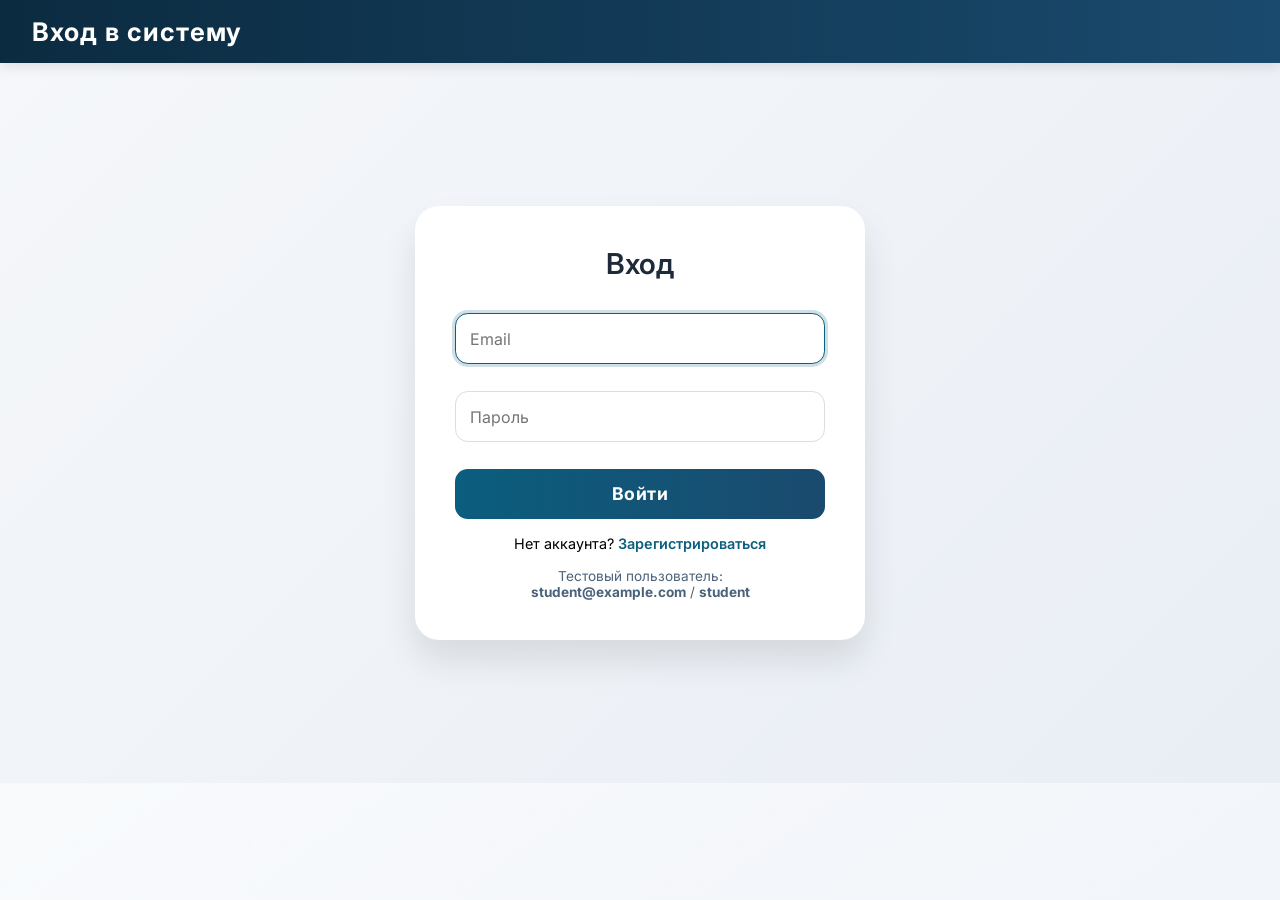
<file: frontend/create_workout.html>
<!DOCTYPE html>
<html lang="ru">
<head>
    <meta charset="UTF-8">
    <title>Создать тренировку</title>
    <link rel="stylesheet" href="style.css?v=3">
</head>
<body>
    <header>
        <nav>
            <a href="index.html">Упражнения</a>
            <a href="favorites.html">Избранное</a>
            <a href="my_workouts.html">Тренировки</a>
            <a href="create_workout.html">+ Новая</a>
            <span id="authButton"></span>
        </nav>
    </header>
    <main>
        <form id="workoutForm">
            <h2>Новая тренировка</h2>
            <input type="text" id="workoutName" placeholder="Название тренировки" required>
            <div id="exercisesList">
                <h3>Добавленные упражнения</h3>
                <div id="selectedExercises"></div>
            </div>
            <div id="allExercises">
                <h3>Выберите упражнение</h3>
                <select id="exerciseSelect"></select>
                <input type="number" id="sets" placeholder="Подходы" value="3">
                <input type="number" id="reps" placeholder="Повторения" value="10">
                <button type="button" id="addExerciseBtn">Добавить упражнение</button>
            </div>
            <button type="submit">Сохранить тренировку</button>
        </form>
    </main>
    <script src="app.js"></script>
    <script>
        if (!getToken()) {
            alert('Для создания тренировки необходимо войти.');
            window.location.href = 'login.html';
        }
        let selected = [];
        async function loadExercises() {
            const exercises = await fetchJson('/api/exercises');
            const select = document.getElementById('exerciseSelect');
            select.innerHTML = exercises.map(ex => `<option value="${ex.id}">${ex.name}</option>`).join('');
            const pending = localStorage.getItem('pendingExerciseId');
            if (pending) {
                const ex = exercises.find(e => e.id == pending);
                if (ex) addExercise(ex.id, ex.name);
                localStorage.removeItem('pendingExerciseId');
            }
        }
        function addExercise(id, name) {
            const sets = document.getElementById('sets').value;
            const reps = document.getElementById('reps').value;
            selected.push({ exercise_id: parseInt(id), sets: parseInt(sets), reps: parseInt(reps), name: name });
            renderSelected();
        }
        function renderSelected() {
            const container = document.getElementById('selectedExercises');
            container.innerHTML = selected.map((ex, idx) => `<div>${ex.name} — ${ex.sets}х${ex.reps} <button type="button" onclick="removeExercise(${idx})">Удалить</button></div>`).join('');
        }
        function removeExercise(idx) { selected.splice(idx,1); renderSelected(); }
        document.getElementById('addExerciseBtn').onclick = () => {
            const id = parseInt(document.getElementById('exerciseSelect').value);
            const name = document.getElementById('exerciseSelect').selectedOptions[0].text;
            addExercise(id, name);
        };
        document.getElementById('workoutForm').onsubmit = async (e) => {
            e.preventDefault();
            const name = document.getElementById('workoutName').value;
            if (!name || selected.length===0) { alert('Заполните название и добавьте упражнения'); return; }
            const payload = { name, exercises: selected };
            try {
                const result = await fetch('/api/workouts', {
                    method: 'POST',
                    headers: { 'Content-Type': 'application/json', 'Authorization': `Bearer ${getToken()}` },
                    body: JSON.stringify(payload)
                });
                if (!result.ok) throw new Error(await result.text());
                alert('Тренировка создана!');
                window.location.href = 'my_workouts.html';
            } catch(err) { alert('Ошибка: '+err.message); }
        };
        loadExercises();
    </script>
</body>
</html>
</file>
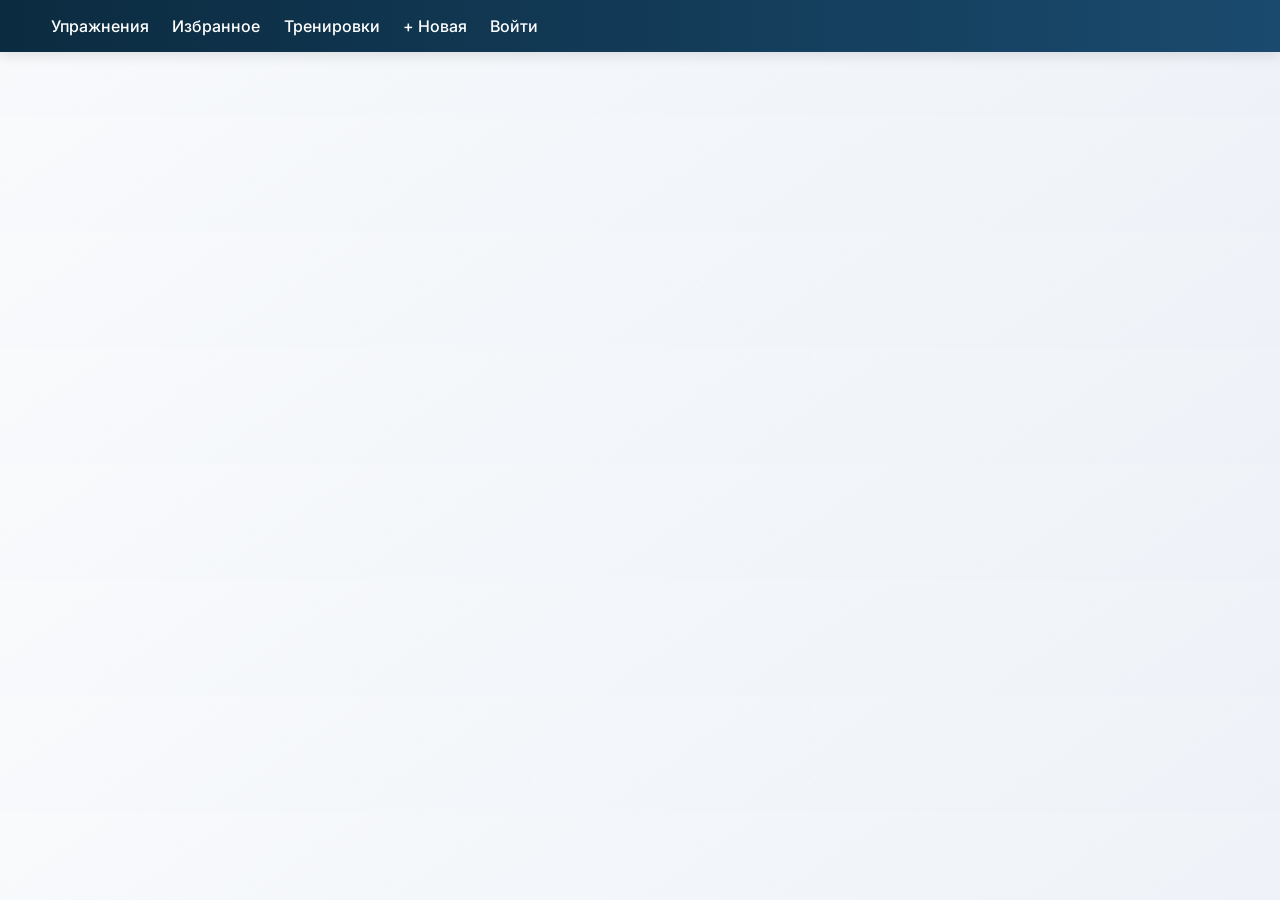
<file: frontend/exercise.html>
<!DOCTYPE html>
<html lang="ru">
<head>
    <meta charset="UTF-8">
    <title>Упражнение</title>
    <link rel="stylesheet" href="style.css?v=3">
</head>
<body>
    <header>
        <nav>
            <a href="index.html">Упражнения</a>
            <a href="favorites.html">Избранное</a>
            <a href="my_workouts.html">Тренировки</a>
            <a href="create_workout.html">+ Новая</a>
            <span id="authButton"></span>
        </nav>
    </header>
    <main id="exerciseDetail"></main>
    <script src="app.js"></script>
    <script>
        const urlParams = new URLSearchParams(window.location.search);
        const exerciseId = parseInt(urlParams.get('id'));

        async function loadExercise() {
            if (!exerciseId) return;
            const ex = await fetchJson(`/api/exercises/${exerciseId}`);
            const fav = isFavorite(exerciseId);
            document.getElementById('exerciseDetail').innerHTML = `
                <div style="max-width:800px; margin:auto; background:white; padding:2rem; border-radius:1rem;">
                    <img src="${ex.photo_url}" style="width:100%; border-radius:1rem;">
                    <h2>${ex.name}</h2>
                    <p><strong>Сложность:</strong> <span class="difficulty ${ex.difficulty}">${ex.difficulty}</span></p>
                    <p><strong>Описание:</strong> ${ex.description}</p>
                    <p><strong>Техника:</strong> ${ex.technique || 'Не указана'}</p>
                    <div>
                        <button onclick="toggleFav()" id="favBtn">${fav ? '💔 Удалить из избранного' : '❤️ В избранное'}</button>
                        <button onclick="addToWorkout()">➕ Добавить в тренировку</button>
                    </div>
                </div>
            `;
        }
        function toggleFav() {
            if (isFavorite(exerciseId)) removeFavorite(exerciseId);
            else addFavorite(exerciseId);
            const btn = document.getElementById('favBtn');
            if (btn) btn.innerText = isFavorite(exerciseId) ? '💔 Удалить из избранного' : '❤️ В избранное';
        }
        function addToWorkout() {
            if (!getToken()) {
                alert('Для добавления в тренировку войдите в аккаунт.');
                window.location.href = 'login.html';
                return;
            }
            localStorage.setItem('pendingExerciseId', exerciseId);
            window.location.href = 'create_workout.html';
        }
        loadExercise();
    </script>
</body>
</html>
</file>
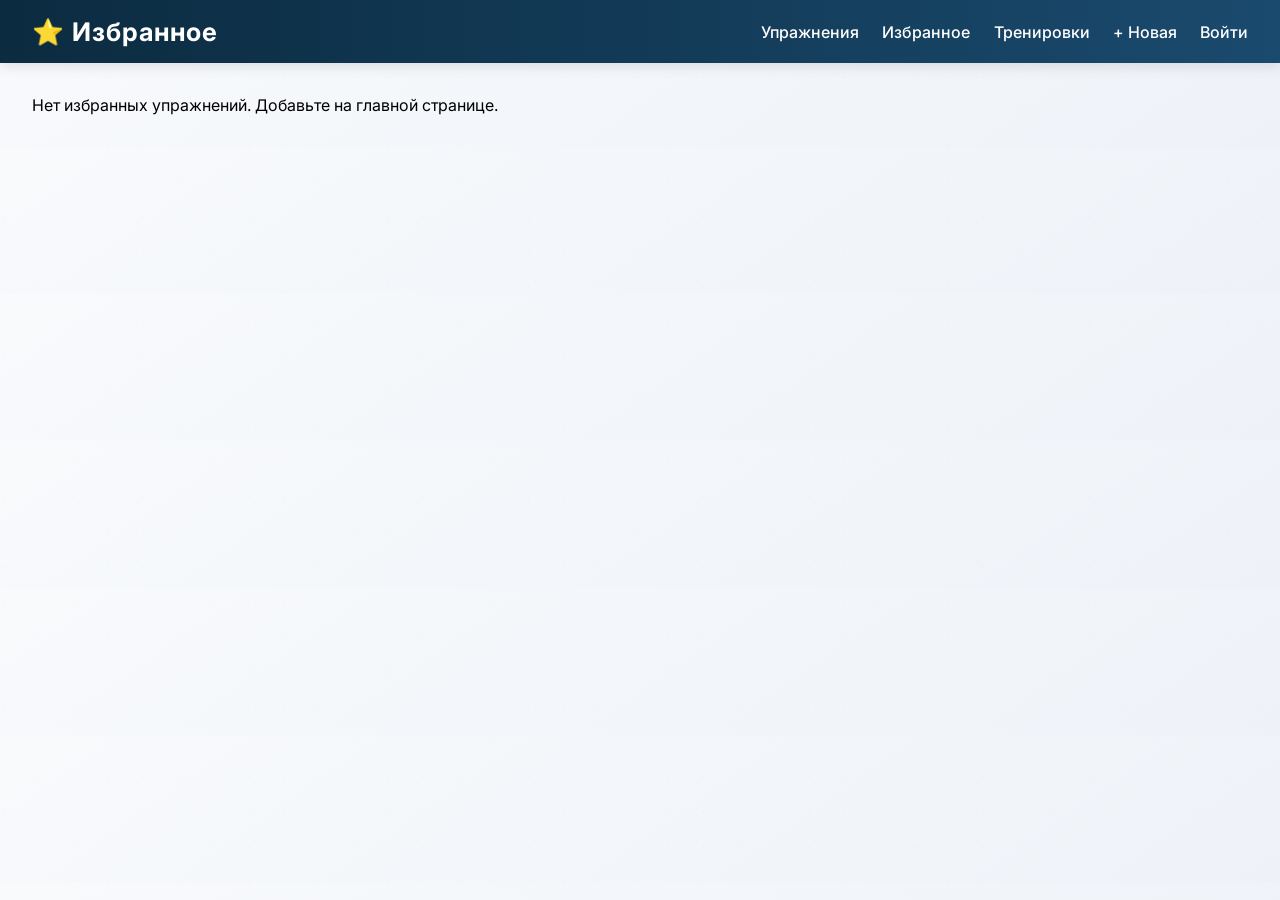
<file: frontend/favorites.html>
<!DOCTYPE html>
<html lang="ru">
<head>
    <meta charset="UTF-8">
    <title>Избранные упражнения</title>
    <link rel="stylesheet" href="style.css?v=3">
</head>
<body>
    <header>
        <h1>⭐ Избранное</h1>
        <nav>
            <a href="index.html">Упражнения</a>
            <a href="favorites.html">Избранное</a>
            <a href="my_workouts.html">Тренировки</a>
            <a href="create_workout.html">+ Новая</a>
            <span id="authButton"></span>
        </nav>
    </header>
    <main>
        <div id="favoritesContainer" class="cards-grid"></div>
    </main>
    <script src="app.js"></script>
    <script>
        async function loadFavorites() {
            const container = document.getElementById('favoritesContainer');
            if (!container) return;
            const favIds = getFavorites();
            if (favIds.length === 0) {
                container.innerHTML = '<p style="grid-column:1/-1;">Нет избранных упражнений. Добавьте на главной странице.</p>';
                return;
            }
            const allExercises = await fetchJson('/api/exercises');
            const favExercises = allExercises.filter(ex => favIds.includes(ex.id));
            if (favExercises.length === 0) {
                container.innerHTML = '<p style="grid-column:1/-1;">Избранные упражнения не найдены.</p>';
                return;
            }
            container.innerHTML = favExercises.map(ex => `
                <div class="exercise-card">
                    <img src="${ex.photo_url}" alt="${ex.name}" onerror="this.src='https://via.placeholder.com/300?text=No+Image'">
                    <div class="card-body">
                        <h3>${ex.name}</h3>
                        <span class="difficulty ${ex.difficulty}">${ex.difficulty}</span>
                        <p>${ex.description || ''}</p>
                        <a href="exercise.html?id=${ex.id}">Подробнее →</a>
                        <button onclick="removeFromFav(${ex.id})" style="background:#c0392b;">🗑️ Удалить</button>
                    </div>
                </div>
            `).join('');
        }
        async function removeFromFav(exId) {
            removeFavorite(exId);
            loadFavorites();
        }
        loadFavorites();
    </script>
</body>
</html>
</file>
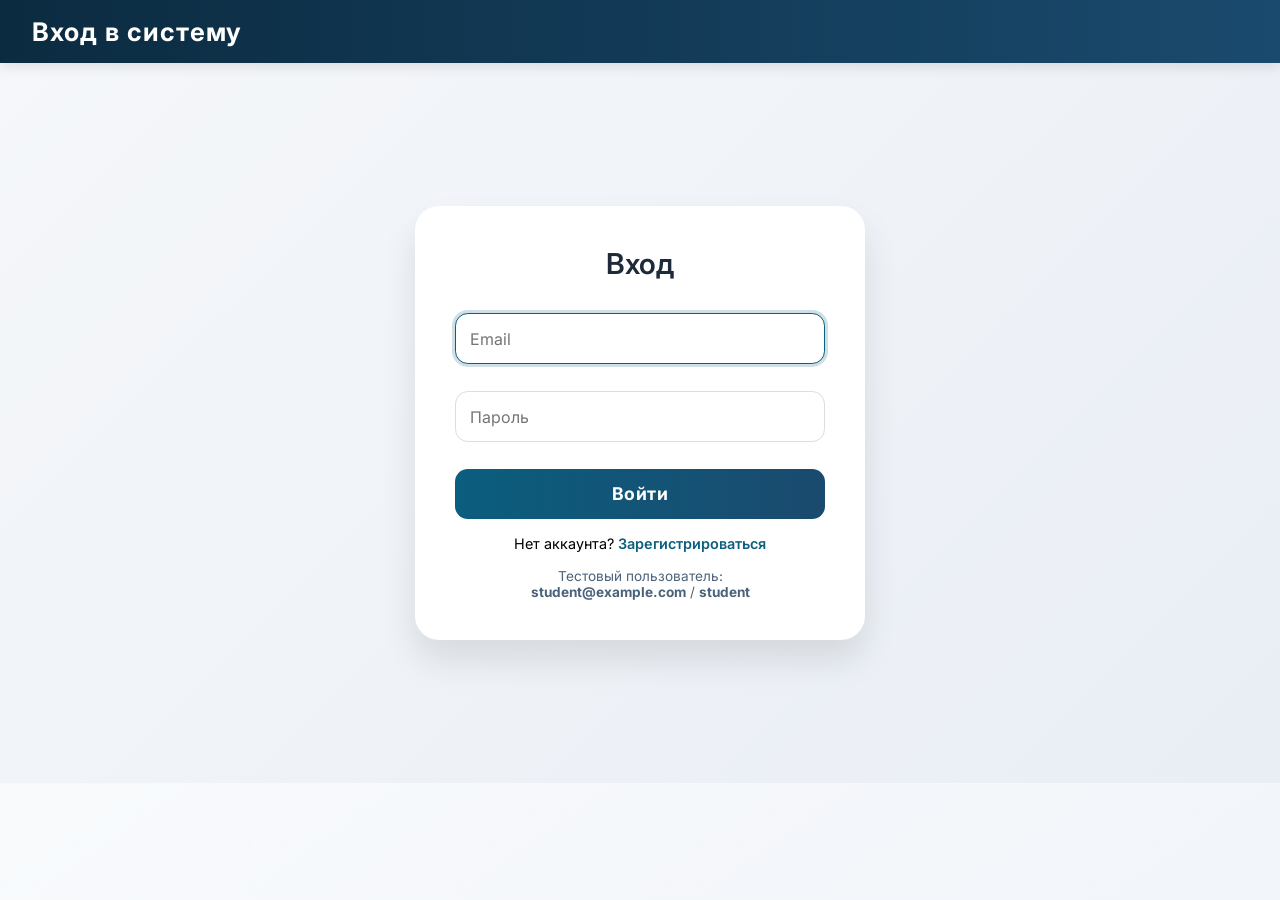
<file: frontend/login.html>
<!DOCTYPE html>
<html lang="ru">
<head>
    <meta charset="UTF-8">
    <title>Вход</title>
    <link rel="stylesheet" href="style.css?v=3">
</head>
<body>
    <header><h1>Вход в систему</h1></header>
    <main style="justify-content: center;">
        <form id="loginForm">
            <h3>Вход</h3>
            <input type="email" id="loginEmail" placeholder="Email" required autofocus>
            <input type="password" id="loginPassword" placeholder="Пароль" required>
            <button type="submit">Войти</button>
            <p style="margin-top: 1rem;">
                Нет аккаунта? <a href="register.html">Зарегистрироваться</a>
            </p>
            <p style="margin-top: 1rem; font-size: 0.85rem; color: #4a627a;">
                Тестовый пользователь:<br>
                <strong>student@example.com</strong> / <strong>student</strong>
            </p>
        </form>
    </main>
    <script>
        const API_BASE = '/api';
        async function fetchJson(url, options) {
            const res = await fetch(url, {
                headers: { 'Content-Type': 'application/json' },
                ...options
            });
            return res.json();
        }
        document.getElementById('loginForm').addEventListener('submit', async (e) => {
            e.preventDefault();
            const email = document.getElementById('loginEmail').value;
            const password = document.getElementById('loginPassword').value;
            const data = await fetchJson('/api/login', {
                method: 'POST',
                body: JSON.stringify({ email, password })
            });
            if (data.access_token) {
                localStorage.setItem('access_token', data.access_token);
                window.location.href = 'index.html';
            } else {
                alert('Ошибка входа: ' + (data.msg || 'неверный email или пароль'));
            }
        });
    </script>
</body>
</html>
</file>
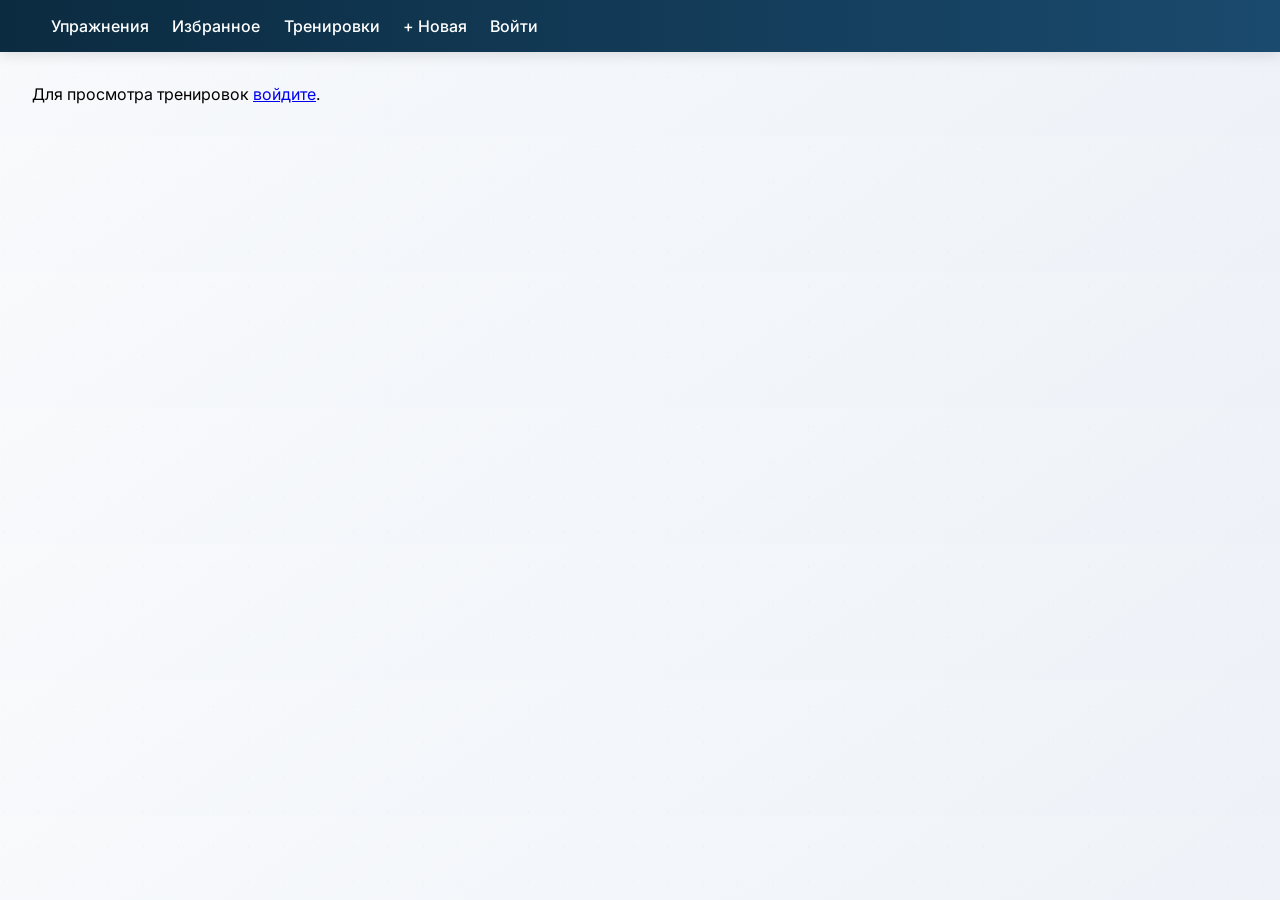
<file: frontend/my_workouts.html>
<!DOCTYPE html>
<html lang="ru">
<head>
    <meta charset="UTF-8">
    <title>Мои тренировки</title>
    <link rel="stylesheet" href="style.css?v=3">
</head>
<body>
    <header>
        <nav>
            <a href="index.html">Упражнения</a>
            <a href="favorites.html">Избранное</a>
            <a href="my_workouts.html">Тренировки</a>
            <a href="create_workout.html">+ Новая</a>
            <span id="authButton"></span>
        </nav>
    </header>
    <main>
        <div id="workoutsList"></div>
    </main>
    <script src="app.js"></script>
    <script>
        async function loadWorkouts() {
            const container = document.getElementById('workoutsList');
            if (!getToken()) {
                container.innerHTML = '<p>Для просмотра тренировок <a href="login.html">войдите</a>.</p>';
                return;
            }
            try {
                const workouts = await fetchJson('/api/workouts');
                if (workouts.length === 0) {
                    container.innerHTML = '<p>Нет тренировок. <a href="create_workout.html">Создайте первую!</a></p>';
                    return;
                }
                container.innerHTML = workouts.map(w => `
                    <div class="workout-item" data-id="${w.id}">
                        <h3>${escapeHtml(w.name)}</h3>
                        <p>${new Date(w.created_at).toLocaleDateString()}</p>
                        <div style="display: flex; gap: 0.5rem;">
                            <a href="perform_workout.html?id=${w.id}"><button>🏋️ Выполнить</button></a>
                            <button onclick="deleteWorkout(${w.id})" style="background-color:#6c757d;">✅ Завершить</button>
                        </div>
                    </div>
                `).join('');
            } catch(err) {
                container.innerHTML = '<p>Ошибка загрузки тренировок.</p>';
            }
        }
        async function deleteWorkout(workoutId) {
            if (!confirm('Вы уверены, что хотите завершить (удалить) эту тренировку?')) return;
            try {
                const response = await fetch(`/api/workouts/${workoutId}`, {
                    method: 'DELETE',
                    headers: { 'Authorization': `Bearer ${getToken()}` }
                });
                if (!response.ok) throw new Error(await response.text());
                alert('Тренировка завершена и удалена');
                loadWorkouts();
            } catch (err) {
                alert('Ошибка: ' + err.message);
            }
        }
        function escapeHtml(str) {
            if (!str) return '';
            return str.replace(/[&<>]/g, function(m) {
                if (m === '&') return '&amp;';
                if (m === '<') return '&lt;';
                if (m === '>') return '&gt;';
                return m;
            });
        }
        loadWorkouts();
    </script>
</body>
</html>
</file>
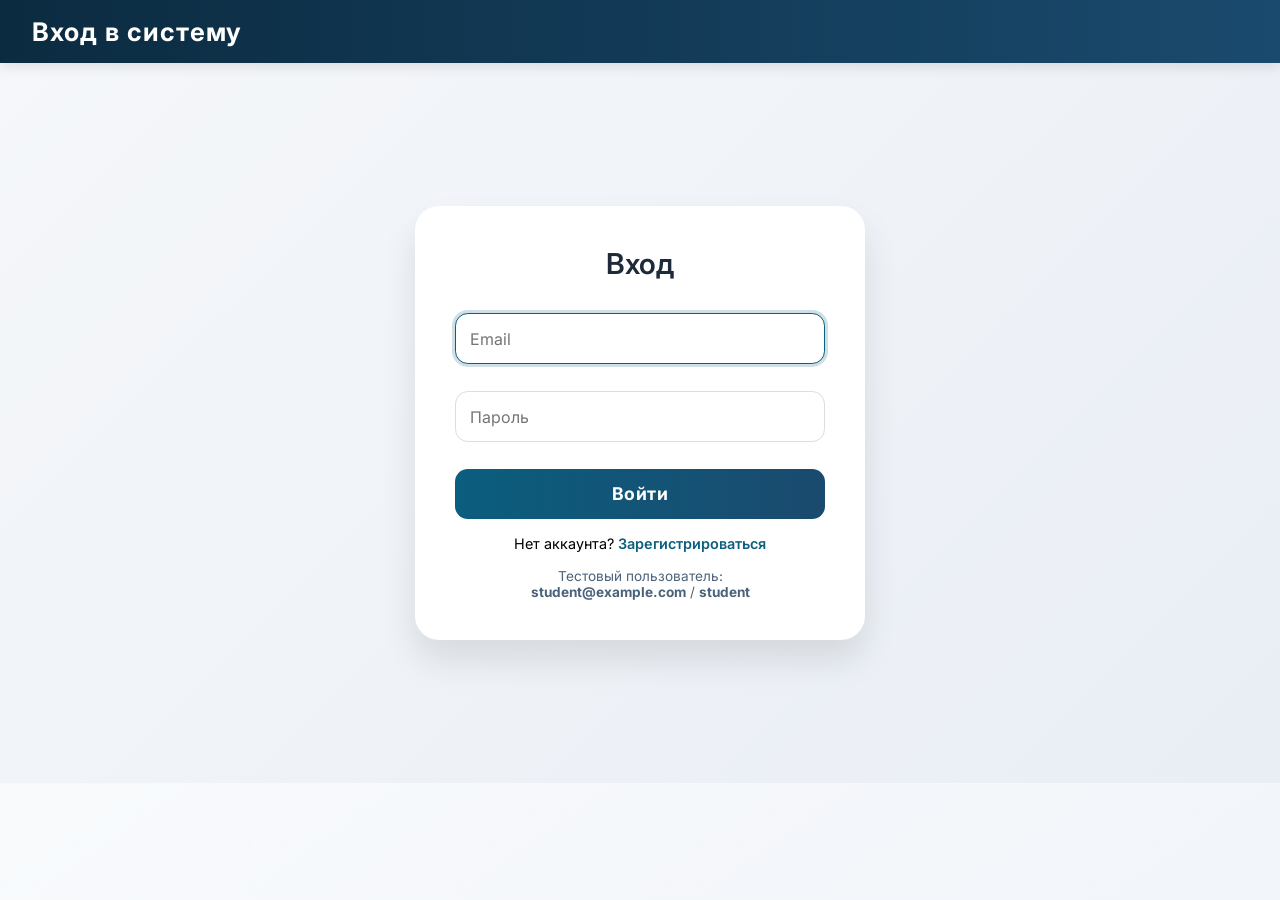
<file: frontend/perform_workout.html>
<!DOCTYPE html>
<html lang="ru">
<head>
    <meta charset="UTF-8">
    <title>Выполнение тренировки</title>
    <link rel="stylesheet" href="style.css?v=3">
</head>
<body>
    <header>
        <nav>
            <a href="index.html">Упражнения</a>
            <a href="favorites.html">Избранное</a>
            <a href="my_workouts.html">Тренировки</a>
            <a href="create_workout.html">+ Новая</a>
            <span id="authButton"></span>
        </nav>
    </header>
    <main id="workoutContent"></main>
    <script src="app.js"></script>
    <script>
        const urlParams = new URLSearchParams(window.location.search);
        const workoutId = urlParams.get('id');

        if (!getToken()) {
            alert('Для выполнения тренировки необходимо войти.');
            window.location.href = 'login.html';
        }

        async function loadWorkout() {
            const w = await fetchJson(`/api/workouts/${workoutId}`);
            let html = `<h2>${w.name}</h2>`;
            for (let ex of w.exercises) {
                html += `<div class="workout-item"><h3>${ex.name}</h3><img src="${ex.photo_url}" style="width:100px"><br>`;
                for (let s=1; s<=ex.sets; s++) {
                    html += `<p>Подход ${s}: <input type="number" id="reps_${ex.id}_${s}" placeholder="повторы"> 
                             <input type="number" id="weight_${ex.id}_${s}" placeholder="вес"> 
                             <button onclick="logSet(${ex.id}, ${s})">Записать</button></p>`;
                }
                html += `</div>`;
            }
            document.getElementById('workoutContent').innerHTML = html;
        }
        async function logSet(workoutExerciseId, setNumber) {
            const reps = document.getElementById(`reps_${workoutExerciseId}_${setNumber}`).value;
            const weight = document.getElementById(`weight_${workoutExerciseId}_${setNumber}`).value;
            await fetchJson(`/api/workout-exercises/${workoutExerciseId}/log`, {
                method: 'POST',
                body: JSON.stringify({ set_number: setNumber, reps_done: parseInt(reps), weight_used: parseFloat(weight) })
            });
            alert('Подход записан');
        }
        loadWorkout();
    </script>
</body>
</html>
</file>
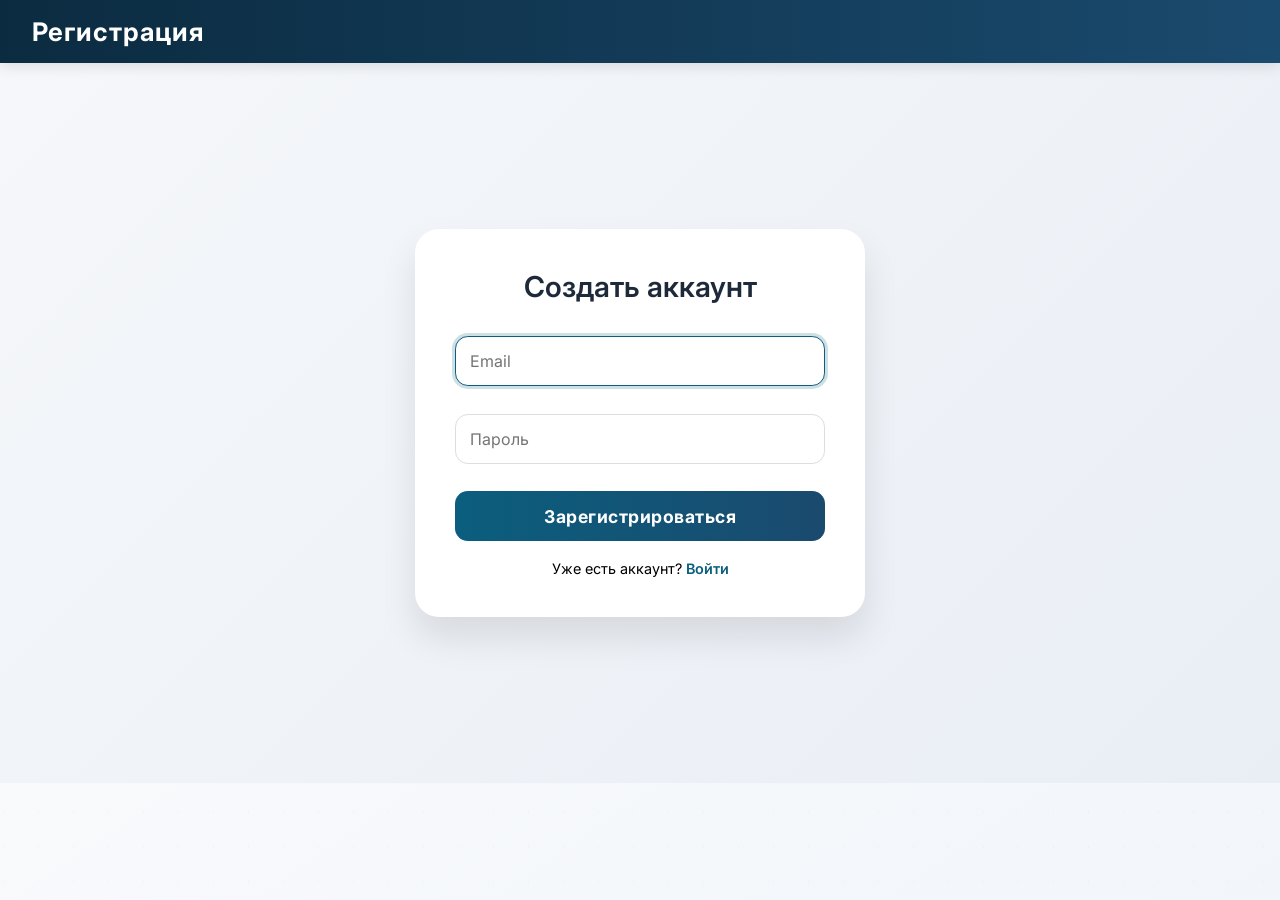
<file: frontend/register.html>
<!DOCTYPE html>
<html lang="ru">
<head>
    <meta charset="UTF-8">
    <title>Регистрация</title>
    <link rel="stylesheet" href="style.css?v=3">
</head>
<body>
    <header><h1>Регистрация</h1></header>
    <main style="justify-content: center;">
        <form id="registerForm">
            <h3>Создать аккаунт</h3>
            <input type="email" id="regEmail" placeholder="Email" required autofocus>
            <input type="password" id="regPassword" placeholder="Пароль" required>
            <button type="submit">Зарегистрироваться</button>
            <p>Уже есть аккаунт? <a href="login.html">Войти</a></p>
        </form>
    </main>
    <script>
        async function fetchJson(url, options) {
            const res = await fetch(url, {
                headers: { 'Content-Type': 'application/json' },
                ...options
            });
            const data = await res.json();
            if (!res.ok) throw new Error(data.msg || 'Ошибка');
            return data;
        }
        document.getElementById('registerForm').addEventListener('submit', async (e) => {
            e.preventDefault();
            const email = document.getElementById('regEmail').value;
            const password = document.getElementById('regPassword').value;
            try {
                await fetchJson('/api/register', {
                    method: 'POST',
                    body: JSON.stringify({ email, password })
                });
                alert('Регистрация успешна! Теперь войдите.');
                window.location.href = 'login.html';
            } catch(err) {
                alert('Ошибка: ' + err.message);
            }
        });
    </script>
</body>
</html>
</file>
<file: frontend/style.css>
@import url('https://fonts.googleapis.com/css2?family=Inter:opsz,wght@14..32,300;14..32,400;14..32,500;14..32,600;14..32,700&display=swap');

* {
    font-family: 'Inter', sans-serif;
}
* {
    margin: 0;
    padding: 0;
    box-sizing: border-box;
}

body {
    background: linear-gradient(145deg, #f8fafc 0%, #eef2f8 100%);
    position: relative;
}

body::before {
    content: "";
    position: fixed;
    top: 0;
    left: 0;
    width: 100%;
    height: 100%;
    background-image: radial-gradient(circle at 10% 20%, rgba(11,94,126,0.03) 2%, transparent 2.5%);
    background-size: 35px 35px;
    pointer-events: none;
    z-index: 0;
}

main, header, footer, .exercise-card, form {
    position: relative;
    z-index: 1;
}

header {
    background: linear-gradient(90deg, #0b2b40 0%, #1a4a6e 100%);
    color: white;
    padding: 1rem 2rem;
    display: flex;
    justify-content: space-between;
    align-items: center;
    flex-wrap: wrap;
    box-shadow: 0 4px 12px rgba(0,0,0,0.1);
    position: sticky;
    top: 0;
    z-index: 100;
}

header h1 {
    font-size: 1.6rem;
    letter-spacing: 1px;
}

nav a, nav button, nav span a {
    color: white;
    margin-left: 1.2rem;
    text-decoration: none;
    font-weight: 500;
    transition: color 0.2s, transform 0.1s;
    display: inline-block;
}

nav a:hover, nav button:hover {
    color: #ffd966;
    transform: translateY(-2px);
}

main {
    display: flex;
    padding: 2rem;
    gap: 2rem;
    flex-wrap: wrap;
    max-width: 1400px;
    margin: 0 auto;
}

#filters {
    background: #1e2a3a;
    border-radius: 1.5rem;
    padding: 1.5rem;
    width: 280px;
    box-shadow: 0 8px 20px rgba(0,0,0,0.15);
    color: white;
}

#filters h3 {
    color: #ffd966;
    margin-bottom: 1.2rem;
    font-size: 1.3rem;
    border-left: 4px solid #ffd966;
    padding-left: 0.8rem;
}

#muscleList button {
    display: block;
    width: 100%;
    text-align: left;
    padding: 0.7rem 1rem;
    margin: 0.5rem 0;
    background: #2c3e50;
    border: none;
    border-radius: 0.8rem;
    cursor: pointer;
    font-weight: 500;
    color: #ecf0f1;
    transition: all 0.2s ease;
}

#muscleList button:hover {
    background: #0b5e7e;
    transform: translateX(5px);
}

#muscleList button.active {
    background: #0b5e7e;
    box-shadow: 0 0 0 2px rgba(11,94,126,0.4);
    color: white;
}

#exercisesList {
    flex: 1;
}

#cardsContainer {
    display: grid;
    grid-template-columns: repeat(auto-fill, minmax(300px, 1fr));
    gap: 1.8rem;
}

.exercise-card {
    background: white;
    border-radius: 1.2rem;
    overflow: hidden;
    box-shadow: 0 8px 20px rgba(0,0,0,0.08);
    transition: transform 0.25s ease, box-shadow 0.25s ease;
    display: flex;
    flex-direction: column;
    height: 100%;
}

.exercise-card:hover {
    transform: translateY(-8px);
    box-shadow: 0 16px 30px rgba(0,0,0,0.12);
}

.exercise-card img {
    width: 100%;
    height: 200px;
    object-fit: cover;
    background: #eef2f5;
    transition: transform 0.3s;
}

.exercise-card:hover img {
    transform: scale(1.02);
}

.card-body {
    padding: 1.2rem;
    flex: 1;
    display: flex;
    flex-direction: column;
}

.card-body h3 {
    font-size: 1.3rem;
    margin-bottom: 0.3rem;
    color: #1e2a3a;
}

.difficulty {
    font-size: 0.7rem;
    display: inline-block;
    padding: 0.2rem 0.8rem;
    border-radius: 2rem;
    margin: 0.5rem 0;
    text-transform: capitalize;
    width: fit-content;
    font-weight: 600;
}

.difficulty.easy { background: #d4edda; color: #155724; }
.difficulty.medium { background: #fff3cd; color: #856404; }
.difficulty.hard { background: #f8d7da; color: #721c24; }

.card-body p {
    font-size: 0.9rem;
    color: #4a627a;
    margin: 0.5rem 0;
    line-height: 1.4;
    flex: 1;
}

.card-body a {
    color: #0b5e7e;
    text-decoration: none;
    font-weight: 600;
    margin: 0.5rem 0;
    display: inline-block;
    transition: color 0.2s;
}

.card-body a:hover {
    color: #ff8c42;
    text-decoration: underline;
}

button, .fav-btn, .card-body button {
    background: linear-gradient(90deg, #0b5e7e, #1a4a6e);
    color: white;
    border: none;
    padding: 0.5rem 1.2rem;
    border-radius: 2rem;
    cursor: pointer;
    font-size: 0.85rem;
    margin-top: 0.5rem;
    transition: all 0.2s;
    font-weight: 500;
    letter-spacing: 0.5px;
}

button:hover, .fav-btn:hover, .card-body button:hover {
    background: linear-gradient(90deg, #0a4c66, #0b5e7e);
    transform: scale(1.02);
    box-shadow: 0 2px 8px rgba(0,0,0,0.2);
}

/* Формы входа и регистрации */
main:has(form) {
    display: flex;
    justify-content: center;
    align-items: center;
    min-height: 80vh;
    background: linear-gradient(135deg, #f5f7fa 0%, #e9eef5 100%);
}

form {
    background: white;
    padding: 2.5rem;
    border-radius: 1.5rem;
    box-shadow: 0 20px 35px rgba(0,0,0,0.1);
    max-width: 450px;
    width: 90%;
    margin: 2rem auto;
    transition: transform 0.2s;
}

form:hover {
    transform: translateY(-5px);
}

form h3 {
    font-size: 1.8rem;
    margin-bottom: 1.5rem;
    color: #1e2a3a;
    text-align: center;
    font-weight: 600;
}

form input {
    width: 100%;
    padding: 0.9rem;
    margin: 0.5rem 0 1.2rem;
    border: 1px solid #ddd;
    border-radius: 0.8rem;
    font-size: 1rem;
    transition: border 0.2s, box-shadow 0.2s;
}

form input:focus {
    border-color: #0b5e7e;
    box-shadow: 0 0 0 3px rgba(11,94,126,0.2);
    outline: none;
}

form button {
    width: 100%;
    padding: 0.9rem;
    background: linear-gradient(90deg, #0b5e7e, #1a4a6e);
    color: white;
    border: none;
    border-radius: 0.8rem;
    font-size: 1.1rem;
    font-weight: bold;
    cursor: pointer;
    transition: opacity 0.2s, transform 0.1s;
}

form button:hover {
    opacity: 0.9;
    transform: scale(1.02);
}

form p {
    text-align: center;
    margin-top: 1.2rem;
    font-size: 0.9rem;
}

form a {
    color: #0b5e7e;
    text-decoration: none;
    font-weight: 600;
}

form a:hover {
    text-decoration: underline;
}

input, select, textarea {
    width: 100%;
    padding: 0.8rem;
    margin: 0.5rem 0 1rem;
    border: 1px solid #ccc;
    border-radius: 0.8rem;
    font-size: 1rem;
    transition: border 0.2s;
}

input:focus, select:focus {
    outline: none;
    border-color: #0b5e7e;
    box-shadow: 0 0 0 3px rgba(11,94,126,0.2);
}

.workout-item {
    background: white;
    border-radius: 1.2rem;
    padding: 1.2rem;
    margin-bottom: 1rem;
    box-shadow: 0 4px 12px rgba(0,0,0,0.05);
    transition: transform 0.1s;
}

.workout-item:hover {
    transform: translateX(5px);
}

@media (max-width: 768px) {
    main {
        flex-direction: column;
        padding: 1rem;
    }
    #filters {
        width: 100%;
    }
    header {
        flex-direction: column;
        gap: 0.5rem;
    }
    nav a, nav button, nav span a {
        margin: 0 0.8rem;
    }
}
</file>
